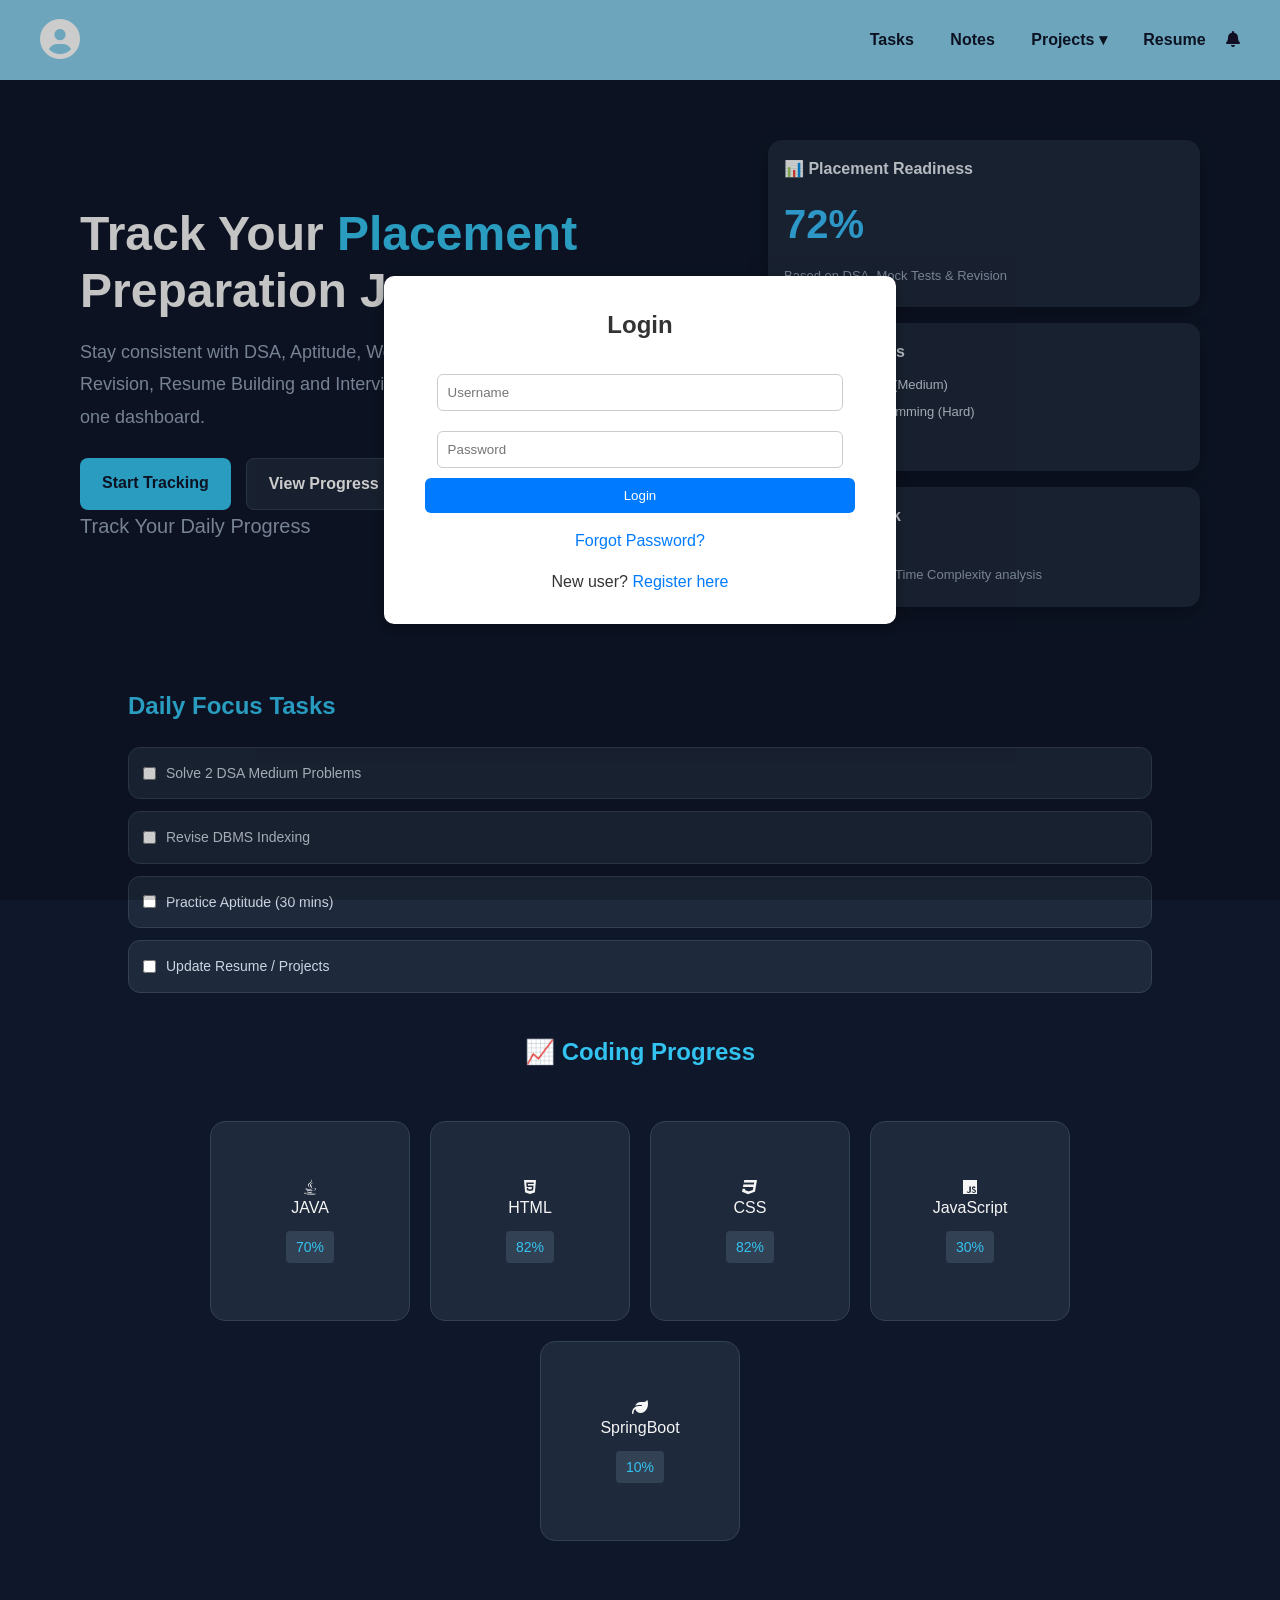
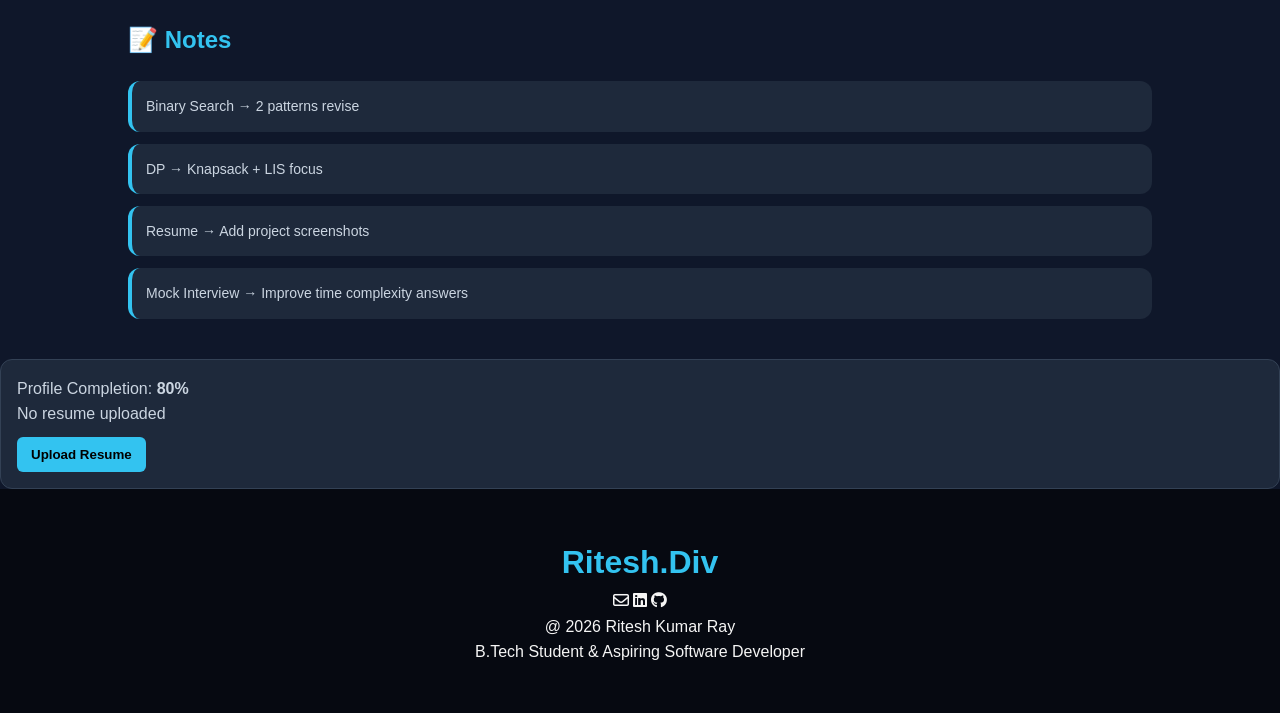
<file: index.html>
<!DOCTYPE html><!DOCTYPE html>
<html lang="en">
<head>
  <meta charset="UTF-8">
  <meta name="viewport" content="width=device-width, initial-scale=1.0">
  <title>PrepTrack</title>
  <link rel="stylesheet" href="style.css">
  <link rel="stylesheet" href="login.css">
  <link rel="stylesheet" href="https://cdnjs.cloudflare.com/ajax/libs/font-awesome/6.5.0/css/all.min.css">
</head>
<body>
  <header class="main">
        <div class="profile" onclick="openSidebar()">
        <i class="fa-solid fa-circle-user"></i>
        </div>
      <nav class="nav-container">
        <a href="#Tasks" class="btn">Tasks</a>
        <a href="#Notes" class="btn">Notes</a>
        <div class="dropdown">
            <a href="#projects" class="btn dropdown-btn">Projects ▾</a>
            <div class="dropdown-content">
                <a href="https://ritesh-620.github.io/personalportfolio/" target="_blank">My Portfolio Website</a>
                <a href="#home">PrepTrack</a>
            </div>
        </div>
        <a href="#Resume" class="btn">Resume</a>
       <i class="fa-solid fa-bell" style="color: rgb(22, 18, 45);"></i>
    </nav>
  </header>
  
  <section id="home" class="main-container">
        <div class="LEFT"> 
            <h1 class="intro">
                Track Your <span class="intro1">Placement</span><br>
                Preparation Journey
            </h1>

            <p class="hero-description">
                Stay consistent with DSA, Aptitude, Web Development,
                Revision, Resume Building and Interview Preparation —
                all in one dashboard.
            </p>

            <div class="hero-buttons">
                <a href="#Tasks" class="hero-btn">Start Tracking</a>
                <a href="#Progress" class="hero-btn secondary-btn">View Progress</a>
            </div>
            <h2 class="text1">
                <span>Track Your Daily Progress</span>
            </h2>
        </div>

        <div class="right-panel">
            <div class="card">
                <h3>📊 Placement Readiness</h3>
                <div class="big-score">72%</div>
                <p>Based on DSA, Mock Tests & Revision</p>
            </div>
            <div class="card">
            <h3>🎯 Weak Topics</h3>
            <ul>
                <li>Stack & Queue (Medium)</li>
                <li>Dynamic Programming (Hard)</li>
                <li>OS Scheduling</li>
            </ul>
            </div>
            <div class="card">
                <h3>🧪 Latest Mock</h3>
                <p>Score: <b>72/100</b></p>
                <p>Issue: Struggled in Time Complexity analysis</p>
            </div>
        </div>
   </section>

    <section class="Tasks" id="Tasks">

        <h2>Daily Focus Tasks</h2>

        <div class="task-card">
            <input type="checkbox" id="t1">
            <label for="t1">Solve 2 DSA Medium Problems</label>
        </div>

        <div class="task-card">
            <input type="checkbox" id="t2">
            <label for="t2">Revise DBMS Indexing</label>
        </div>

        <div class="task-card">
            <input type="checkbox" id="t3">
            <label for="t3">Practice Aptitude (30 mins)</label>
        </div>

        <div class="task-card">
            <input type="checkbox" id="t4">
            <label for="t4">Update Resume / Projects</label>
        </div>

    </section>

    <section class="Progress" id="Progress">
        <h2>📈 Coding Progress</h2>
        <div class="Coding-Progress">
           <div class="Java">
                <i class="fa-brands fa-java"></i>
                <p>JAVA</p>
                <div class="Progress-bar">70%</div>
            </div>
            <div class="Html">
                <i class="fa-brands fa-html5"></i>
                <p>HTML</p>
                <div class="Progress-bar">82%</div>
            </div>
            <div class="Css">
                <i class="fa-brands fa-css3"></i>
                 <p>CSS</p>
                <div class="Progress-bar">82%</div>
            </div>
            <div class="javascript">
                <i class="fa-brands fa-js"></i>
                <p>JavaScript</p>
                 <div class="Progress-bar">30%</div>
            </div>
            <div class="springboot">
                <i class="fa-solid fa-leaf"></i>
                <p>SpringBoot</p>
                <div class="Progress-bar">10%</div>
            </div>
        </div>
    </section>
    
    <section class="Notes" id="Notes">
        <h2>📝 Notes</h2>

        <div class="note-card">Binary Search → 2 patterns revise</div>
        <div class="note-card">DP → Knapsack + LIS focus</div>
        <div class="note-card">Resume → Add project screenshots</div>
        <div class="note-card">Mock Interview → Improve time complexity answers</div>
    </section>

    <section class="Resume" id="Resume">
        <p>Profile Completion: <b>80%</b></p>
        <p id="resume-status">No resume uploaded</p>

        <input type="file" id="resumeUpload" accept="application/pdf" hidden>

        <button id="resumeBtn" onclick="handleResumeClick()">
            Upload Resume
        </button>
    </section>

    <footer class="footer-section">
        <div class="foot-sec1">
            <a ><h1>Ritesh.Div</h1></a>
        </div>
        <div class="foot-sec2">
            <a><i class="fa-regular fa-envelope"></i></a>
            <a><i class="fa-brands fa-linkedin"></i></a>
            <a><i class="fa-brands fa-github"></i></a>
        </div>
        <div class="foot-sec3">
            <p>@ 2026 Ritesh Kumar Ray</p>
            <p>B.Tech Student & Aspiring Software Developer</p>
        </div>
    </footer>

    <section id="sidebar" class="sidebar">
        <div class="profile">
            <i class="fa-solid fa-circle-user"></i>
        </div>
        <h3>Ritesh Kumar Ray</h3>
         <div class="top-section">
            Profile
            Settings
         </div>

        <div class="middle-section">
            <a href="#">Home</a>
            <a href="#">About</a>
            <a href="#">Contact</a>  
        </div>
        <div class="sidebar-end">
            <button  class="logout" onclick="logout()">
                Logout
                <i class="fa-solid fa-right-from-bracket"></i>
            </button>
        </div>
    </section>
<!-- LOGIN POPUP -->
<div id="loginOverlay">

    <div class="login-box">
        <h2>Login</h2>
        <form id="loginForm">

            <input id="user" type="text" placeholder="Username" required>

            <input id="pass" type="password" placeholder="Password" required>

            <button type="submit">Login</button>

        </form>
        <p>
            <a href="#" id="forgot-link" class="forgot-link">
                Forgot Password?
            </a>
        </p>
        <p>
            New user?
            <a href="register.html">
                Register here
            </a>
        </p>
    </div>

</div>
  <section id="overlay" onclick="closeSidebar()"></section>
  <script src="app.js"></script>
</body>
</html>
</file>
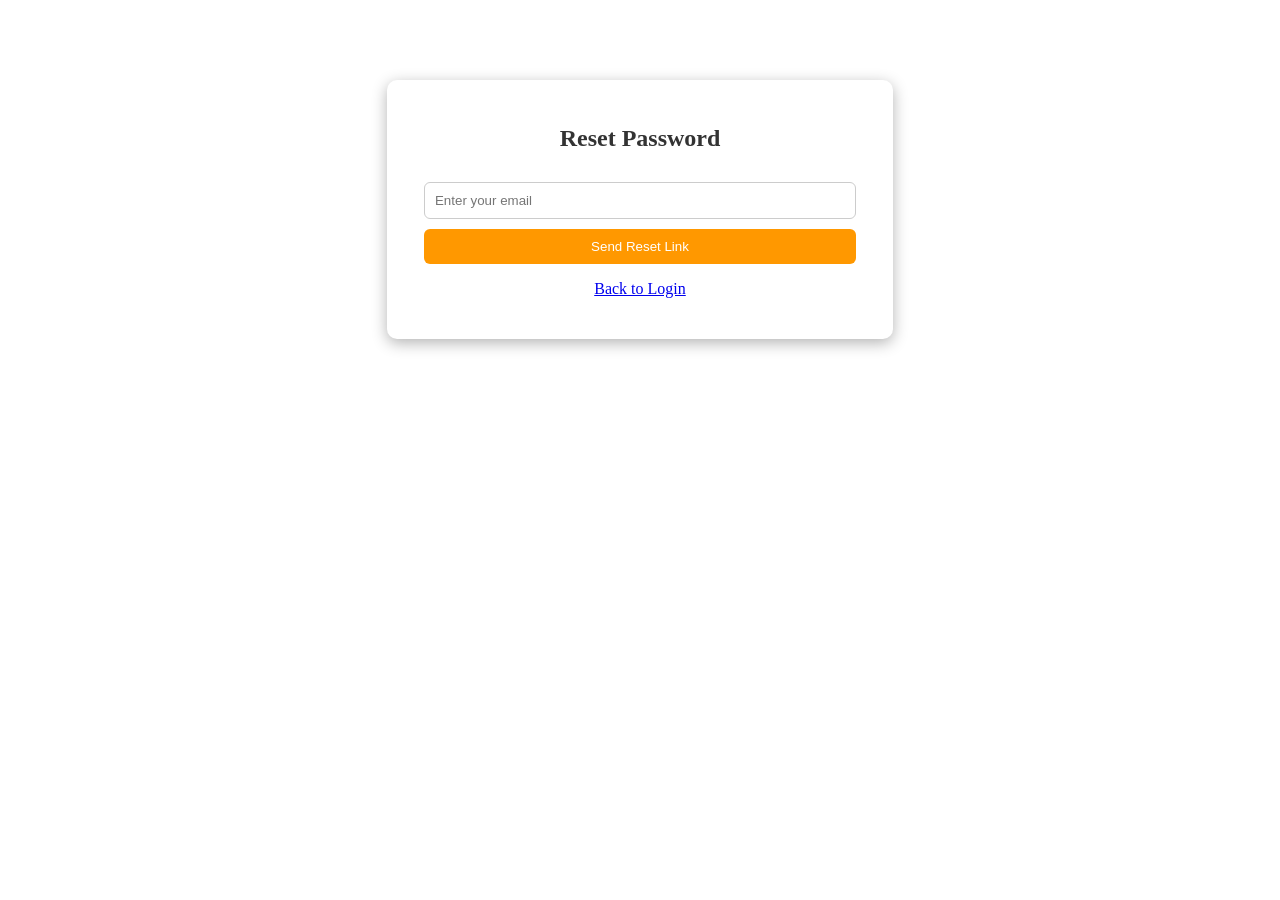
<file: forgot.html>
<!DOCTYPE html>
<html lang="en">
<head>
  <meta charset="UTF-8">
  <title>Forgot Password</title>
  <link rel="stylesheet" href="fogot.css">
</head>
<body>
   <div class="forgot-container">
      <h2>Reset Password</h2>
      <form>
        <input type="email" placeholder="Enter your email" required>
        <button type="submit">Send Reset Link</button>
      </form>
      <p><a href="index.html">Back to Login</a></p>
   </div>
</body>
</html>
</file>
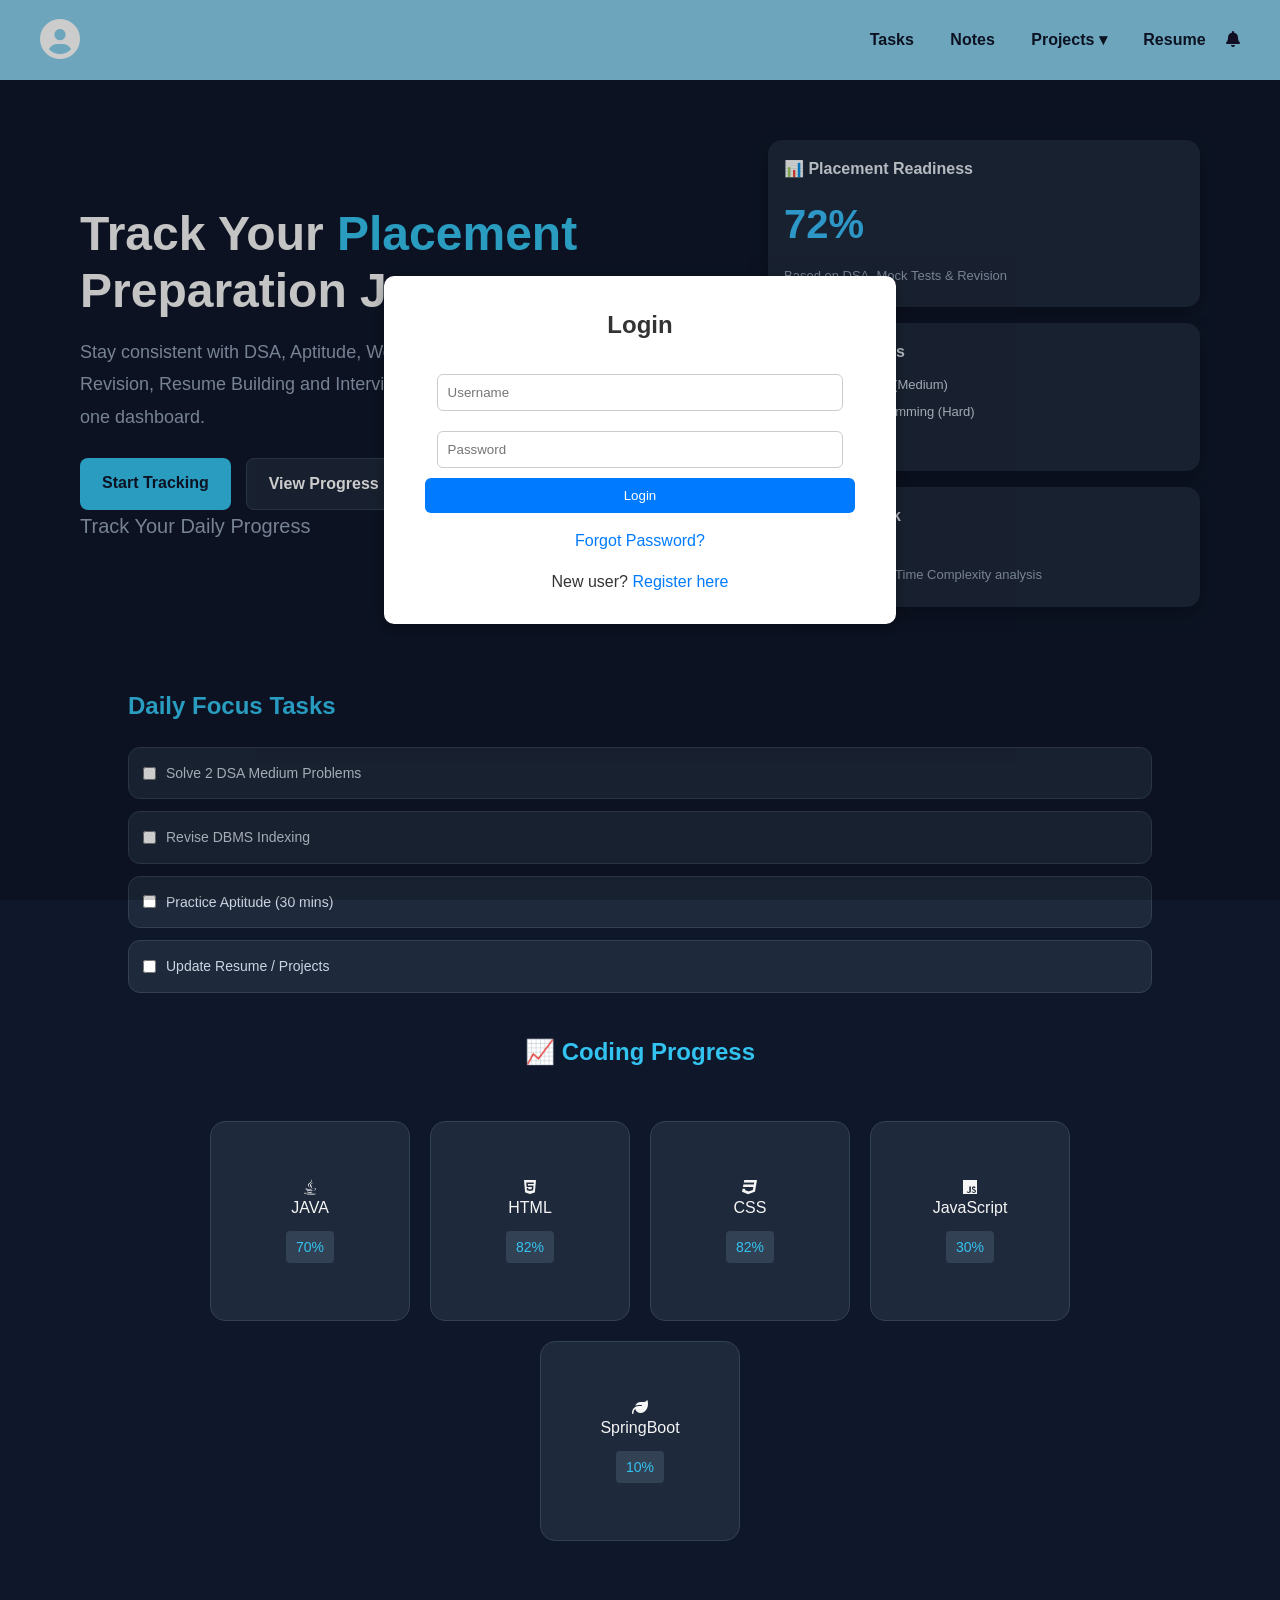
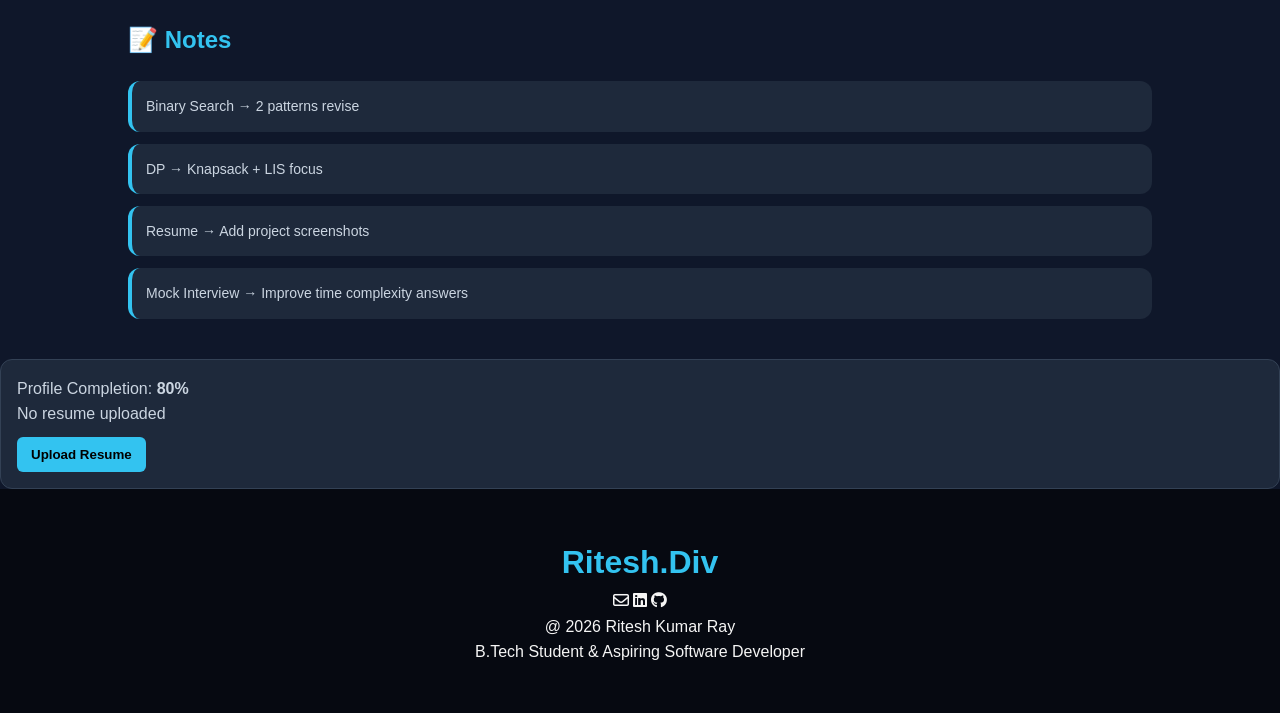
<file: Profile.html>
<!DOCTYPE html><!DOCTYPE html>
<html lang="en">
<head>
  <meta charset="UTF-8">
  <meta name="viewport" content="width=device-width, initial-scale=1.0">
  <title>PrepTrack</title>
  <link rel="stylesheet" href="style.css">
  <link rel="stylesheet" href="login.css">
  <link rel="stylesheet" href="https://cdnjs.cloudflare.com/ajax/libs/font-awesome/6.5.0/css/all.min.css">
</head>
<body>
  <header class="main">
        <div class="profile" onclick="openSidebar()">
        <i class="fa-solid fa-circle-user"></i>
        </div>
      <nav class="nav-container">
        <a href="#Tasks" class="btn">Tasks</a>
        <a href="#Notes" class="btn">Notes</a>
        <div class="dropdown">
            <a href="#projects" class="btn dropdown-btn">Projects ▾</a>
            <div class="dropdown-content">
                <a href="https://ritesh-620.github.io/personalportfolio/" target="_blank">My Portfolio Website</a>
                <a href="#home">PrepTrack</a>
            </div>
        </div>
        <a href="#Resume" class="btn">Resume</a>
       <i class="fa-solid fa-bell" style="color: rgb(22, 18, 45);"></i>
    </nav>
  </header>
  
  <section id="home" class="main-container">
        <div class="LEFT"> 
            <h1 class="intro">
                Track Your <span class="intro1">Placement</span><br>
                Preparation Journey
            </h1>

            <p class="hero-description">
                Stay consistent with DSA, Aptitude, Web Development,
                Revision, Resume Building and Interview Preparation —
                all in one dashboard.
            </p>

            <div class="hero-buttons">
                <a href="#Tasks" class="hero-btn">Start Tracking</a>
                <a href="#Progress" class="hero-btn secondary-btn">View Progress</a>
            </div>
            <h2 class="text1">
                <span>Track Your Daily Progress</span>
            </h2>
        </div>

        <div class="right-panel">
            <div class="card">
                <h3>📊 Placement Readiness</h3>
                <div class="big-score">72%</div>
                <p>Based on DSA, Mock Tests & Revision</p>
            </div>
            <div class="card">
            <h3>🎯 Weak Topics</h3>
            <ul>
                <li>Stack & Queue (Medium)</li>
                <li>Dynamic Programming (Hard)</li>
                <li>OS Scheduling</li>
            </ul>
            </div>
            <div class="card">
                <h3>🧪 Latest Mock</h3>
                <p>Score: <b>72/100</b></p>
                <p>Issue: Struggled in Time Complexity analysis</p>
            </div>
        </div>
   </section>

    <section class="Tasks" id="Tasks">

        <h2>Daily Focus Tasks</h2>

        <div class="task-card">
            <input type="checkbox" id="t1">
            <label for="t1">Solve 2 DSA Medium Problems</label>
        </div>

        <div class="task-card">
            <input type="checkbox" id="t2">
            <label for="t2">Revise DBMS Indexing</label>
        </div>

        <div class="task-card">
            <input type="checkbox" id="t3">
            <label for="t3">Practice Aptitude (30 mins)</label>
        </div>

        <div class="task-card">
            <input type="checkbox" id="t4">
            <label for="t4">Update Resume / Projects</label>
        </div>

    </section>

    <section class="Progress" id="Progress">
        <h2>📈 Coding Progress</h2>
        <div class="Coding-Progress">
           <div class="Java">
                <i class="fa-brands fa-java"></i>
                <p>JAVA</p>
                <div class="Progress-bar">70%</div>
            </div>
            <div class="Html">
                <i class="fa-brands fa-html5"></i>
                <p>HTML</p>
                <div class="Progress-bar">82%</div>
            </div>
            <div class="Css">
                <i class="fa-brands fa-css3"></i>
                 <p>CSS</p>
                <div class="Progress-bar">82%</div>
            </div>
            <div class="javascript">
                <i class="fa-brands fa-js"></i>
                <p>JavaScript</p>
                 <div class="Progress-bar">30%</div>
            </div>
            <div class="springboot">
                <i class="fa-solid fa-leaf"></i>
                <p>SpringBoot</p>
                <div class="Progress-bar">10%</div>
            </div>
        </div>
    </section>
    
    <section class="Notes" id="Notes">
        <h2>📝 Notes</h2>

        <div class="note-card">Binary Search → 2 patterns revise</div>
        <div class="note-card">DP → Knapsack + LIS focus</div>
        <div class="note-card">Resume → Add project screenshots</div>
        <div class="note-card">Mock Interview → Improve time complexity answers</div>
    </section>

    <section class="Resume" id="Resume">
        <p>Profile Completion: <b>80%</b></p>
        <p id="resume-status">No resume uploaded</p>

        <input type="file" id="resumeUpload" accept="application/pdf" hidden>

        <button id="resumeBtn" onclick="handleResumeClick()">
            Upload Resume
        </button>
    </section>

    <footer class="footer-section">
        <div class="foot-sec1">
            <a ><h1>Ritesh.Div</h1></a>
        </div>
        <div class="foot-sec2">
            <a><i class="fa-regular fa-envelope"></i></a>
            <a><i class="fa-brands fa-linkedin"></i></a>
            <a><i class="fa-brands fa-github"></i></a>
        </div>
        <div class="foot-sec3">
            <p>@ 2026 Ritesh Kumar Ray</p>
            <p>B.Tech Student & Aspiring Software Developer</p>
        </div>
    </footer>

    <section id="sidebar" class="sidebar">
        <div class="profile">
            <i class="fa-solid fa-circle-user"></i>
        </div>
        <h3>Ritesh Kumar Ray</h3>
         <div class="top-section">
            Profile
            Settings
         </div>

        <div class="middle-section">
            <a href="#">Home</a>
            <a href="#">About</a>
            <a href="#">Contact</a>  
            <a href="#">Login</a>
        </div>
        <div class="sidebar-end">
            <button  class="logout" onclick="logout()">
                Logout
                <i class="fa-solid fa-right-from-bracket"></i>
            </button>
        </div>
    </section>
<!-- LOGIN POPUP -->
<div id="loginOverlay">

    <div class="login-box">
        <h2>Login</h2>
        <form id="loginForm">

            <input id="user" type="text" placeholder="Username" required>

            <input id="pass" type="password" placeholder="Password" required>

            <button type="submit">Login</button>

        </form>
        <p>
            <a href="#" id="forgot-link" class="forgot-link">
                Forgot Password?
            </a>
        </p>
        <p>
            New user?
            <a href="register.html">
                Register here
            </a>
        </p>
    </div>

</div>
  <section id="overlay" onclick="closeSidebar()"></section>
  <script src="app.js"></script>
</body>
</html>
</file>
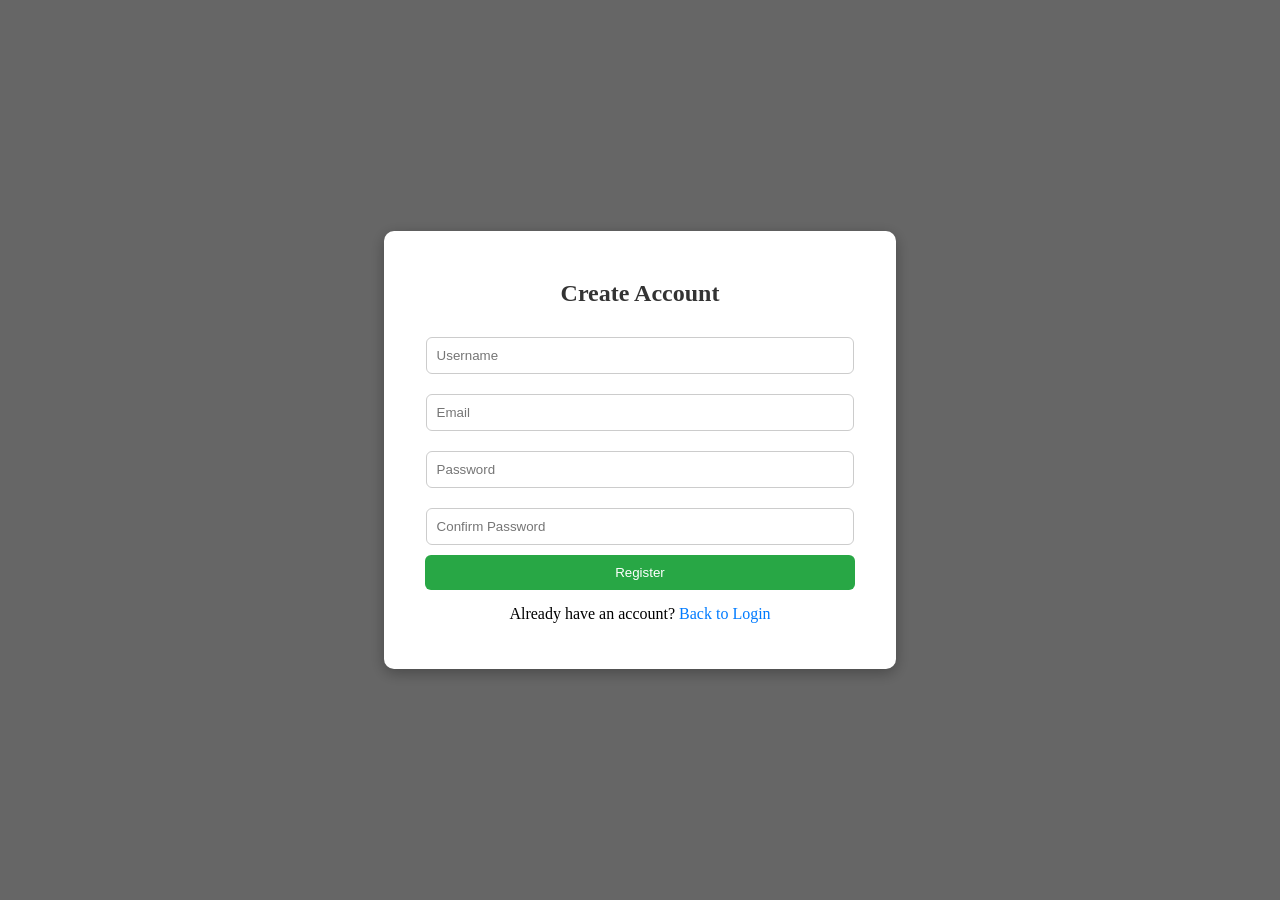
<file: register.html>
<!DOCTYPE html>
<html lang="en">
<head>
  <meta charset="UTF-8">
  <title>PrepTrack - Register</title>
  <link rel="stylesheet" href="register.css">
</head>
<body>
  <div id="overlay">
    <div class="register-container">
      <h2>Create Account</h2>
      <form id="registrationForm">
        <input type="text" id="username" placeholder="Username" required>
        <input type="email" id="email" placeholder="Email" required>
        <input type="password" id="password" placeholder="Password" required>
        <input type="password" id="confirmPassword" placeholder="Confirm Password" required>
        <button type="submit">Register</button>
        <!-- Error message placeholder -->
        <p id="errorMsg" style="color:red; display:none;"></p>
      </form>
      <p>Already have an account? <a href="index.html">Back to Login</a></p>
    </div>
  </div>
  <script src="./registration.js"></script>
</body>
</html>
</file>
<file: style.css>
* {
    margin: 0;
    padding: 0;
    box-sizing: border-box;
}

body {
    background-color: #0F172A;
    color: whitesmoke;
    font-family: 'Inter', sans-serif;
    line-height: 1.6;
   
}
.main {
    background-color: skyblue;
    height: 80px;
    display: flex;
    justify-content: space-between;
    align-items: center;
    padding: 0 40px;
}
.profile i{
  color:white;
  font-size:  40px;
}

.btn {
    padding: 8px 16px;
    font-size: 16px;
    font-weight: bold;
    text-decoration: none;
    color: #0F172A; 
    border-radius: 4px;
    transition: background-color 0.3s, color 0.3s;
}

.btn:hover {
    background-color: rgba(15, 23, 42, 0.15);
    color: #000000;
}
.dropdown {
    position: relative;
    display: inline-block;
}
.dropdown-content {
    display: none;
    position: absolute;
    background-color: #1E293B; 
    min-width: 200px;
    box-shadow: 0px 8px 16px 0px rgba(0,0,0,0.4);
    border: 1px solid #334155;
    border-radius: 6px;
    z-index: 100;
    margin-top: 5px;
    overflow: hidden;
}

.dropdown-content a {
    color: #E2E8F0;
    padding: 12px 16px;
    text-emphasis-style: none;
    text-decoration: none;
    display: block;
    font-size: 14px;
    font-weight: 500;
    transition: background-color 0.2s, color 0.2s;
}

.dropdown-content a:hover {
    background-color: #334155;
    color: #33C3F0; 
}
.dropdown:hover .dropdown-content {
    display: block;
}

.dropdown:hover .dropdown-btn {
  background-color: rgba(15, 23, 42, 0.1);
}
.main-container {
    display: grid;
    grid-template-columns: 1.2fr 0.8fr; 
    width: 100%;
    max-width: 1200px;
    margin: 0 auto;
    padding: 60px 40px 40px 40px;
    align-items: center;
    gap: 40px;
}

.intro {
    font-size: 48px;
    line-height: 1.2;
    margin-bottom: 16px;
}

.intro1 {
    color: #33C3F0;
}

.text1 {
    font-size: 20px;
    color: #94A3B8;
    font-weight: 400;
}
.hero-description{
    color:#94A3B8;
    font-size:18px;
    margin-top:15px;
    max-width:500px;
    line-height:1.8;
}

.hero-buttons{
    margin-top:25px;
    display:flex;
    gap:15px;
}

.hero-btn{
    padding:12px 22px;
    background:#33C3F0;
    color:#0F172A;
    text-decoration:none;
    border-radius:8px;
    font-weight:600;
    transition:0.3s;
}

.hero-btn:hover{
    transform:translateY(-3px);
}

.secondary-btn{
  background:#1E293B;
  color:white;
  border:1px solid #334155;
}

.right-panel {
  display: flex;
  flex-direction: column;
  gap: 16px;
}

.card {
  background: #1e293b;
  color: white;
  padding: 16px;
  border-radius: 14px;
  box-shadow: 0 6px 18px rgba(0,0,0,0.25);
  transition: 0.2s ease;
}

.card:hover {
  transform: translateY(-3px);
}
.card h3 {
  font-size: 16px;
  margin-bottom: 10px;
  color: #e2e8f0;
}
.big-score {
  font-size: 40px;
  font-weight: bold;
  color: #38bdf8;
  margin: 10px 0;
}
.card p {
  font-size: 13px;
  color: #94a3b8;
  margin: 5px 0;
}
.card ul {
  padding-left: 18px;
}

.card li {
  font-size: 13px;
  margin-bottom: 6px;
  color: #cbd5e1;
}
.Tasks {
  display: flex;
  flex-direction: column;
  gap: 12px;
  padding: 40px 10%;
}

.Tasks h2 {
  color: #33C3F0;
  margin-bottom: 10px;
}

.task-card {
  background: #1E293B;
  padding: 14px;
  border-radius: 12px;
  display: flex;
  align-items: center;
  gap: 10px;
  border: 1px solid #334155;
}

.task-card label {
  color: #cbd5e1;
  font-size: 14px;
}

input[type="checkbox"]:checked + label {
  text-decoration: line-through;
  color: gray;
}
.Coding-Progress{
  display: flex;
  flex-wrap: wrap;
  justify-content: center;
  gap: 20px;
  padding: 40px 10%;
}
.Java,.Html,.Css,.javascript,.springboot{
  height: 200px;
  width: 200px;
  background-color: #1E293B;
  border: 1px solid #334155;
  border-radius: 15px;
  display: flex;
  flex-direction: column;
  justify-content: center;
  align-items: center;
}
.Progress-bar{
  margin-top: 10px;
  padding: 5px 10px;
  background-color: #334155;
  color: #33C3F0;
  border-radius: 4px;
  font-size: 14px;
  font-weight: 500;
}
.Progress h2{
  color: #33C3F0;
  margin-bottom: 10px;
  text-align: center;
}
.Notes {
  padding: 40px 10%;
  display: flex;
  flex-direction: column;
  gap: 12px;
}
.Notes h2 {
  color: #33C3F0;
  margin-bottom: 10px;
}

.note-card {
  background: #1E293B;
  padding: 14px;
  border-radius: 12px;
  border-left: 4px solid #33C3F0;
  color: #cbd5e1;
  font-size: 14px;
}

.Resume{
  background: #1E293B;
  padding: 16px;
  border-radius: 12px;
  color: #cbd5e1;
  border: 1px solid #334155;
}

#resumeBtn{
  margin-top: 10px;
  padding: 10px 14px;
  background: #33C3F0;
  border: none;
  border-radius: 6px;
  cursor: pointer;
  font-weight: bold;
}

#resumeBtn:hover {
  background: #22b0dd;
}

@media (max-width: 768px) {
    .main {
        padding: 0 15px;
    }
    .nav-container {
        display: none;
        gap: 5px;
    }
    .btn {
        padding: 6px 10px;
        font-size: 13px;
    }
    .dropdown-content {
        min-width: 130px;
    }
    .main-container {
        grid-template-columns: 1fr;
        padding: 30px 20px;
        gap: 20px;
    }
    .intro {
        font-size: 32px;
    }
    .activity-card {
        margin: 20px;
        padding: 15px;
    }
    .Tasks, .Coding-Progress, .Notes, .Resume {
        padding: 20px 5%;
    }
    .side-bar{
        padding: 20px; 
    }
}

.footer-section{
  background-color: #00000099;
  padding: 48px 16px;
  justify-content: center; 
  align-items: center;
  flex-direction: column;
  text-align: center;
}
.foot-sec1 h1{
  color: #33C3F0;
}
.foot-sec2 a{
  gap: 10px;
}

.sidebar{
  position:fixed;
  top:0;
  left:-250px;
  width:250px;
  height:100vh;
  background:#1E293B;
  color:white;
  padding:20px; 
  transition:0.3s;
  z-index:1000;
}

.sidebar.active{
  left:0;
}
.sidebar-end{
  margin-top :72vh; 
  display:flex;
  flex-direction:column;
  justify-content:flex-end;
  align-items:start;
  text-align:center;
}

.logout{  
  padding:10px 14px;
  background:#33C3F0;
  border:none;
  border-radius:6px;
  cursor:pointer;
  font-weight:bold;
}    
#overlay{
  position:fixed;
  top:0;
  left:0;
  width:100%;
  height:100vh;
  background:rgba(0,0,0,0.5);
  display:none;
  z-index:999;
}

#overlay.active{
  display:block;
}
</file>
<file: login.css>
#loginOverlay {
  position: fixed;
  inset: 0;
  width: 100%; height: 100%;
  background: rgba(0,0,0,0.2); /* dimmed background */
  display: flex;
  justify-content: center;
  align-items: center;
  z-index: 1000;
}
 
.login-box {
  background: #fff;
  padding: 30px;
  border-radius: 10px;
  width: 40%;
  min-width:320px;
  box-sizing: border-box;
  text-align: center;
  box-shadow: 0 4px 15px rgba(0,0,0,0.3);
}

.login-box h2 {
  margin-bottom: 20px;
  color: #333;
}

.login-box input {
  width: 90%;
  padding: 10px;
  margin: 10px 0;
  border: 1px solid #ccc;
  border-radius: 6px;
}

.login-box button {
  width: 95%;
  padding: 10px;
  background: #007bff;
  color: white;
  border: none;
  border-radius: 6px;
  cursor: pointer;
}

.login-box button:hover {
  background: #0056b3;
}

.login-box p {
  margin-top: 15px;
  color: #333;
}
.login-box a {
  color: #007bff;
  text-decoration: none;
}
.login-box a:hover {
  text-decoration: underline;
}

@media(max-width:400px){
    .login-box{
      width:90%;
      min-width: 0%;
      padding:20px;
    }
}
</file>
<file: fogot.css>
.forgot-link {
  color: #007bff;
  text-decoration: none;
  font-size: 0.9em;
}

.forgot-link:hover {
  text-decoration: underline;
}

.forgot-container {
  width: 40%;
  min-width: 320px;
  box-sizing: border-box;
  margin: 80px auto;
  background: #fff;
  padding: 25px;
  border-radius: 10px;
  box-shadow: 0 4px 15px rgba(0,0,0,0.3);
  text-align: center;
}

.forgot-container h2 {
  margin-bottom: 20px;
  color: #333;
}

.forgot-container input {
  width: 90%;
  padding: 10px;
  margin: 10px 0;
  border: 1px solid #ccc;
  border-radius: 6px;
}

.forgot-container button {
  width: 95%;
  padding: 10px;
  background: #ff9800;
  color: white;
  border: none;
  border-radius: 6px;
  cursor: pointer;
}

.forgot-container button:hover {
  background: #e68900;
}

@media(max-width: 400px){
   .forgot-container{
    width: 90%;
    min-width: 0;
    padding: 20px;
   }
}
</file>
<file: register.css>
#overlay{
  position: fixed;
  top: 0; left: 0;
  width: 100%; height: 100%;
  background: rgba(0,0,0,0.6); /* dimmed background */
  display: flex;
  justify-content: center;
  align-items: center;
}

.register-container {
  background: #fff;
  padding: 30px;
  border-radius: 10px;
  width: 40%;
  min-width:320px;
  box-sizing: border-box;
  text-align: center;
  box-shadow: 0 4px 15px rgba(0,0,0,0.3);
}

.register-container h2 {
  margin-bottom: 20px;
  color: #333;
}

.register-container input {
  width: 90%;
  padding: 10px;
  margin: 10px 0;
  border: 1px solid #ccc;
  border-radius: 6px;
}

.register-container button {
  width: 95%;
  padding: 10px;
  background: #28a745;
  color: white;
  border: none;
  border-radius: 6px;
  cursor: pointer;
}

.register-container button:hover {
  background: #1e7e34;
}

.register-container p {
  margin-top: 15px;
}
.register-container a {
  color: #007bff;
  text-decoration: none;
}
.register-container a:hover {
  text-decoration: underline;
}

@media(max-width:600px){
  .register-container{
    width: 90%;
    min-width: 0;
    padding: 20px;
  }
}
</file>
